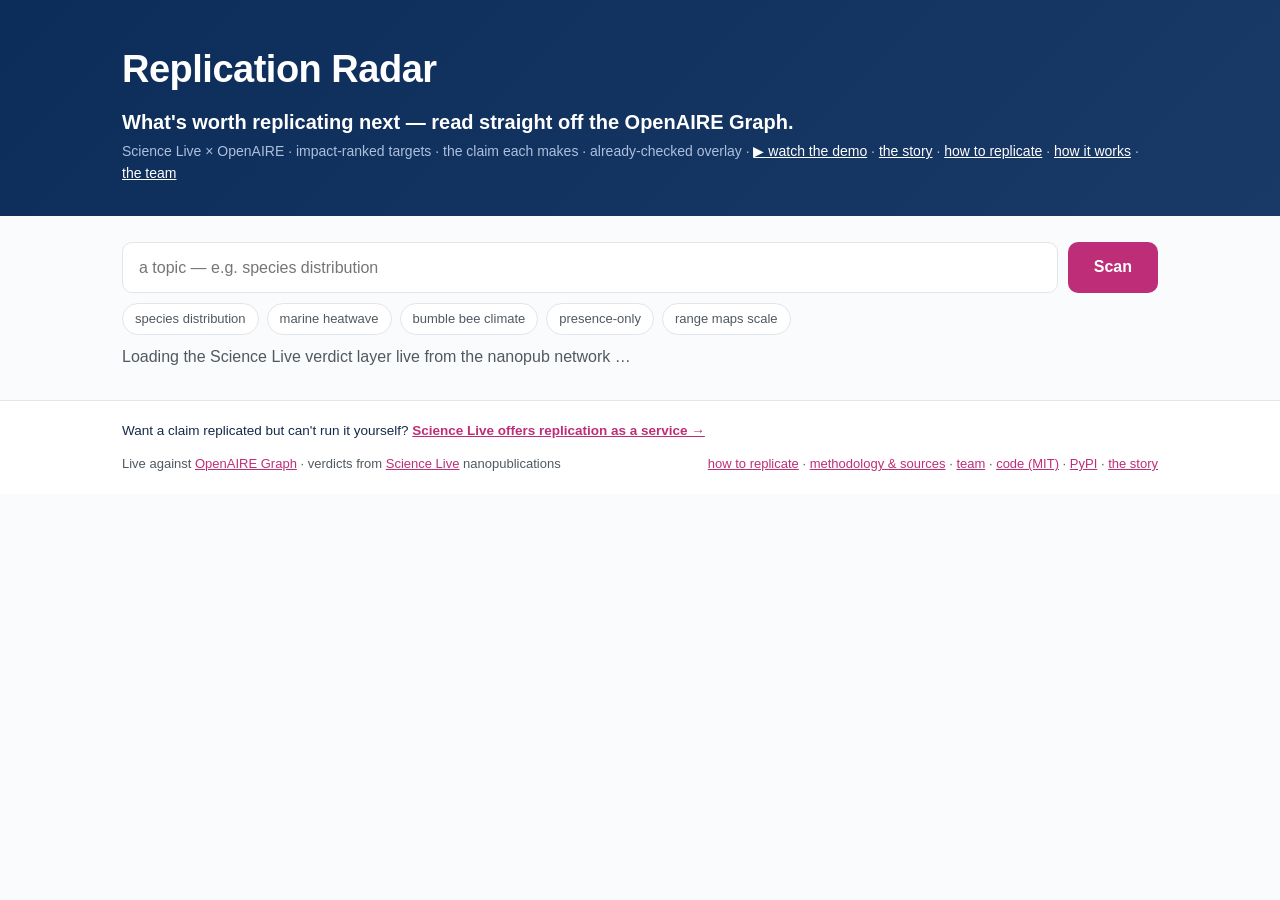
<file: site/index.html>
<!doctype html>
<html lang="en">
<head>
  <meta charset="utf-8" />
  <meta name="viewport" content="width=device-width, initial-scale=1" />
  <title>Replication Radar — what to replicate next, from the OpenAIRE Graph</title>
  <meta name="description" content="A live tool that turns the OpenAIRE Graph into a ranked replication queue: impact-ranked targets, the claim each one makes, and whether it has already been independently checked — with what verdict." />
  <link rel="stylesheet" href="style.css" />
</head>
<body>
  <header>
    <div class="wrap">
      <h1>Replication&nbsp;Radar</h1>
      <p class="tag">What's worth replicating next — read straight off the OpenAIRE&nbsp;Graph.</p>
      <p class="sub">Science Live × OpenAIRE · impact-ranked targets · the claim each makes · already-checked overlay · <a href="https://youtu.be/hVyLafY3Y3E" target="_blank" rel="noopener" style="color:#fff;text-decoration:underline">▶ watch the demo</a> · <a href="story.html" style="color:#fff;text-decoration:underline">the story</a> · <a href="replicate.html" style="color:#fff;text-decoration:underline">how to replicate</a> · <a href="methodology.html" style="color:#fff;text-decoration:underline">how it works</a> · <a href="team.html" style="color:#fff;text-decoration:underline">the team</a></p>
    </div>
  </header>

  <main class="wrap">
    <section class="search">
      <input id="topic" type="text" placeholder="a topic — e.g. species distribution" autocomplete="off" />
      <button id="go">Scan</button>
      <div class="chips" id="chips"></div>
    </section>

    <p id="status" class="status" role="status" aria-live="polite"></p>

    <section id="results" hidden>
      <p class="lenslead">One research field, read straight off the <a href="https://graph.openaire.eu/" target="_blank" rel="noopener">OpenAIRE Graph</a> — its <b>papers</b> and the <b>research software</b> behind them — with the two signals the Graph can't hold: has a claim been <b>independently checked</b>, and is the software <b>reusable</b>.</p>
      <div class="lenstoggle" role="tablist" aria-label="View">
        <button type="button" id="lens-papers" class="lensbtn on" role="tab" aria-selected="true">Papers to replicate</button>
        <button type="button" id="lens-software" class="lensbtn" role="tab" aria-selected="false">Reusable software</button>
      </div>

      <div id="paperlens">
      <div class="card chartcard">
        <h2>The replication-gap map</h2>
        <p class="hint">How much of the high-impact work matching your search has actually been <b class="verified">independently checked</b> — the field at a glance. Everything <b class="open">not yet checked</b> is the replication gap.</p>
        <div class="chartbox" id="gap"></div>
      </div>
      <aside class="card verifiedcard">
        <h2>Verified, matching your search <span id="vcount" class="pill"></span></h2>
        <p class="hint">The <b class="verified">checked</b> papers matching your search, with the claim that was tested and the verdict — the reliability signal the Graph can't hold. Click any outcome to open its signed nanopub.</p>
        <div id="verified"></div>
      </aside>
      <div class="card">
        <h2>Top replication targets <span class="pill" id="tcount"></span></h2>
        <p class="hint">Candidates matching your search, ranked by <b>replication priority</b> (the PRIORITY score — the number and the order agree). OPEN = an opportunity; VERIFIED = already checked, with its agreement pattern. Paged, 10 at a time. Hover any badge or the score for what it means.</p>
        <div id="tfilters" class="tfilters"></div>
        <div id="targets" class="targets"></div>
        <div id="tpager" class="tpager"></div>
      </div>
      </div><!-- /#paperlens -->

      <div id="softwarelens" hidden>
        <div class="card">
          <h2>Reusable software <span class="pill" id="swcount"></span></h2>
          <p class="hint">The software OpenAIRE holds for your topic, <b>ranked by reusability signals</b> — a resolvable code repository, GitHub stars, the FAIR + RSE good-practice checks (documented · tests · CI), and Software&nbsp;Heritage archival — to cut through the one-off study deposits. Recall is keyword-bound; we assess the top few that have a public repo (GitHub's rate limit caps how many).</p>
          <div id="softwarelist"></div>
        </div>
      </div>
    </section>
  </main>

  <footer>
    <div class="wrap">
      <span class="svc">Want a claim replicated but can't run it yourself? <a href="https://vitenhub.no/replication-services" target="_blank" rel="noopener">Science Live offers replication as a service →</a></span>
      <div class="foot-links">
        <span>Live against <a href="https://graph.openaire.eu/">OpenAIRE Graph</a> · verdicts from <a href="https://sciencelive4all.org">Science Live</a> nanopublications</span>
        <span><a href="replicate.html">how to replicate</a> · <a href="methodology.html">methodology &amp; sources</a> · <a href="team.html">team</a> · <a href="https://github.com/ScienceLiveHub/replication-radar">code (MIT)</a> · <a href="https://pypi.org/project/replication-radar/">PyPI</a> · <a href="story.html">the story</a></span>
      </div>
    </div>
  </footer>

  <script src="app.js"></script>
</body>
</html>
</file>
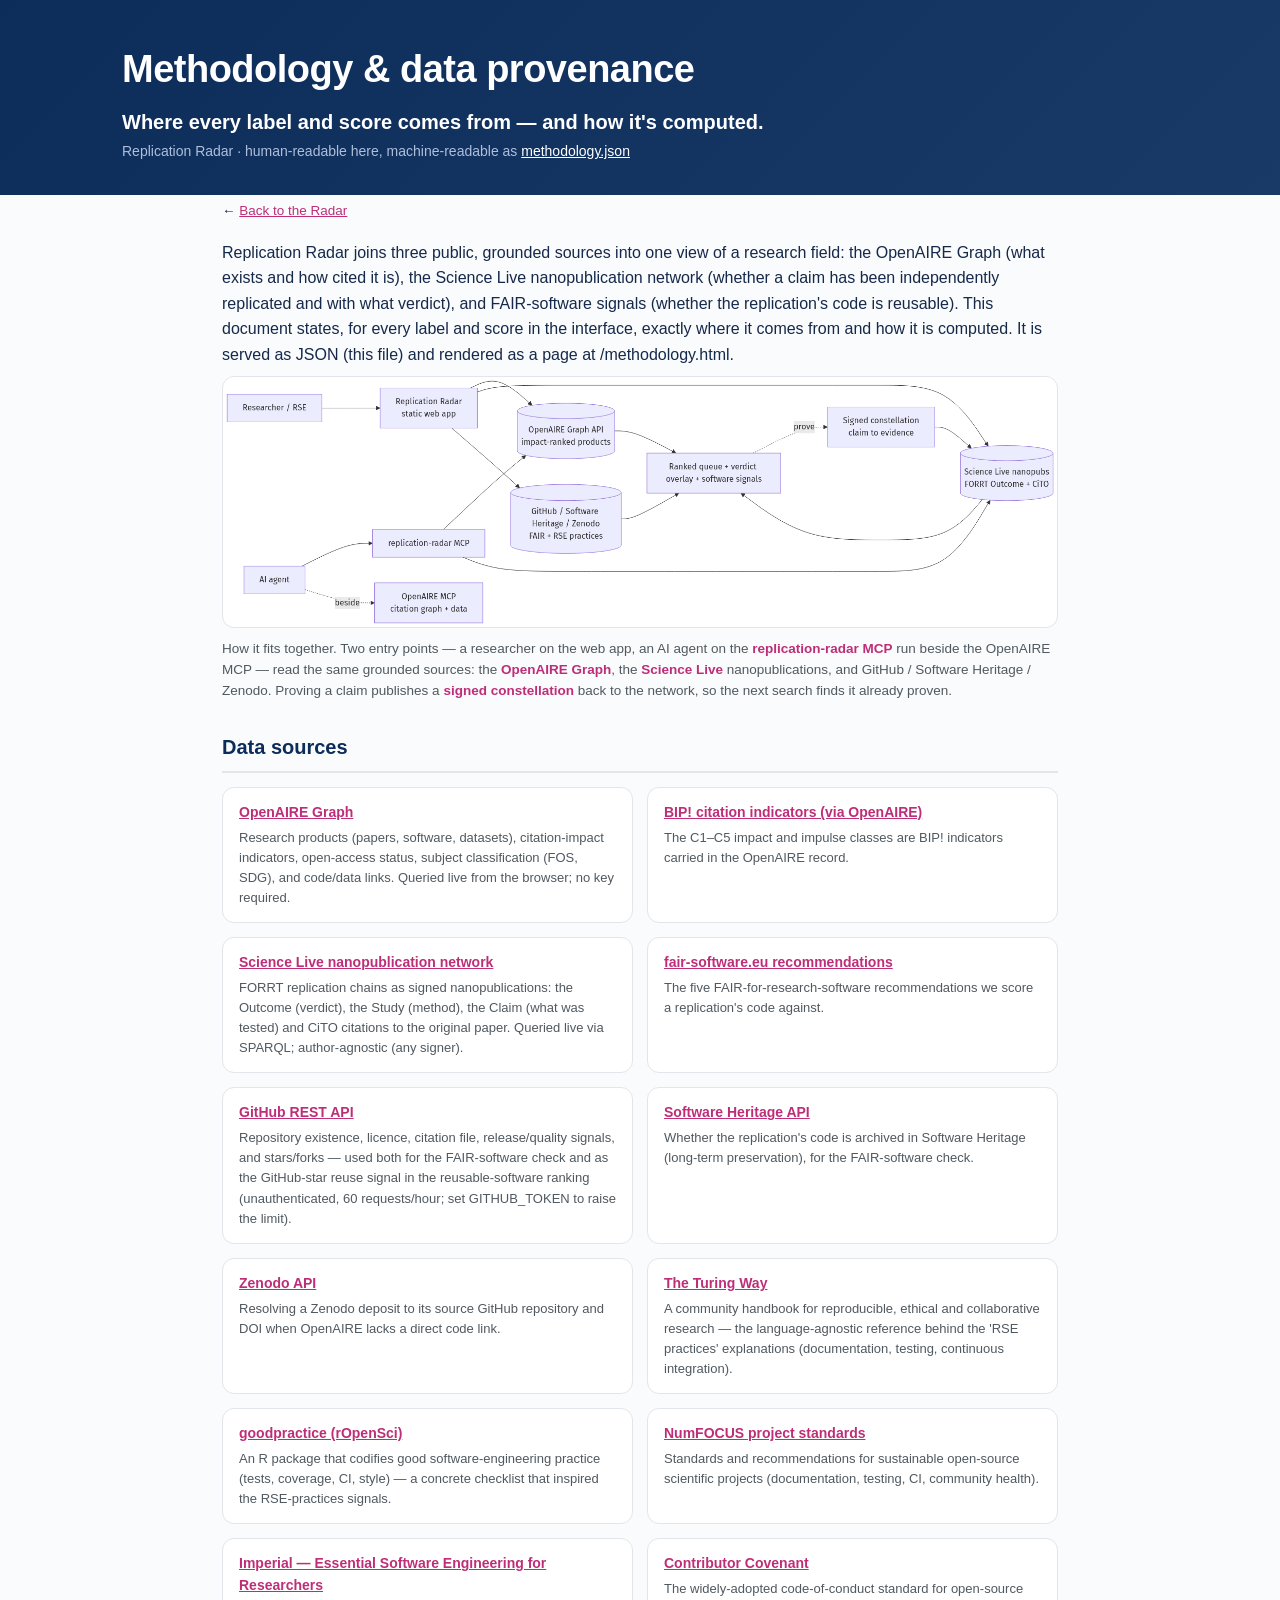
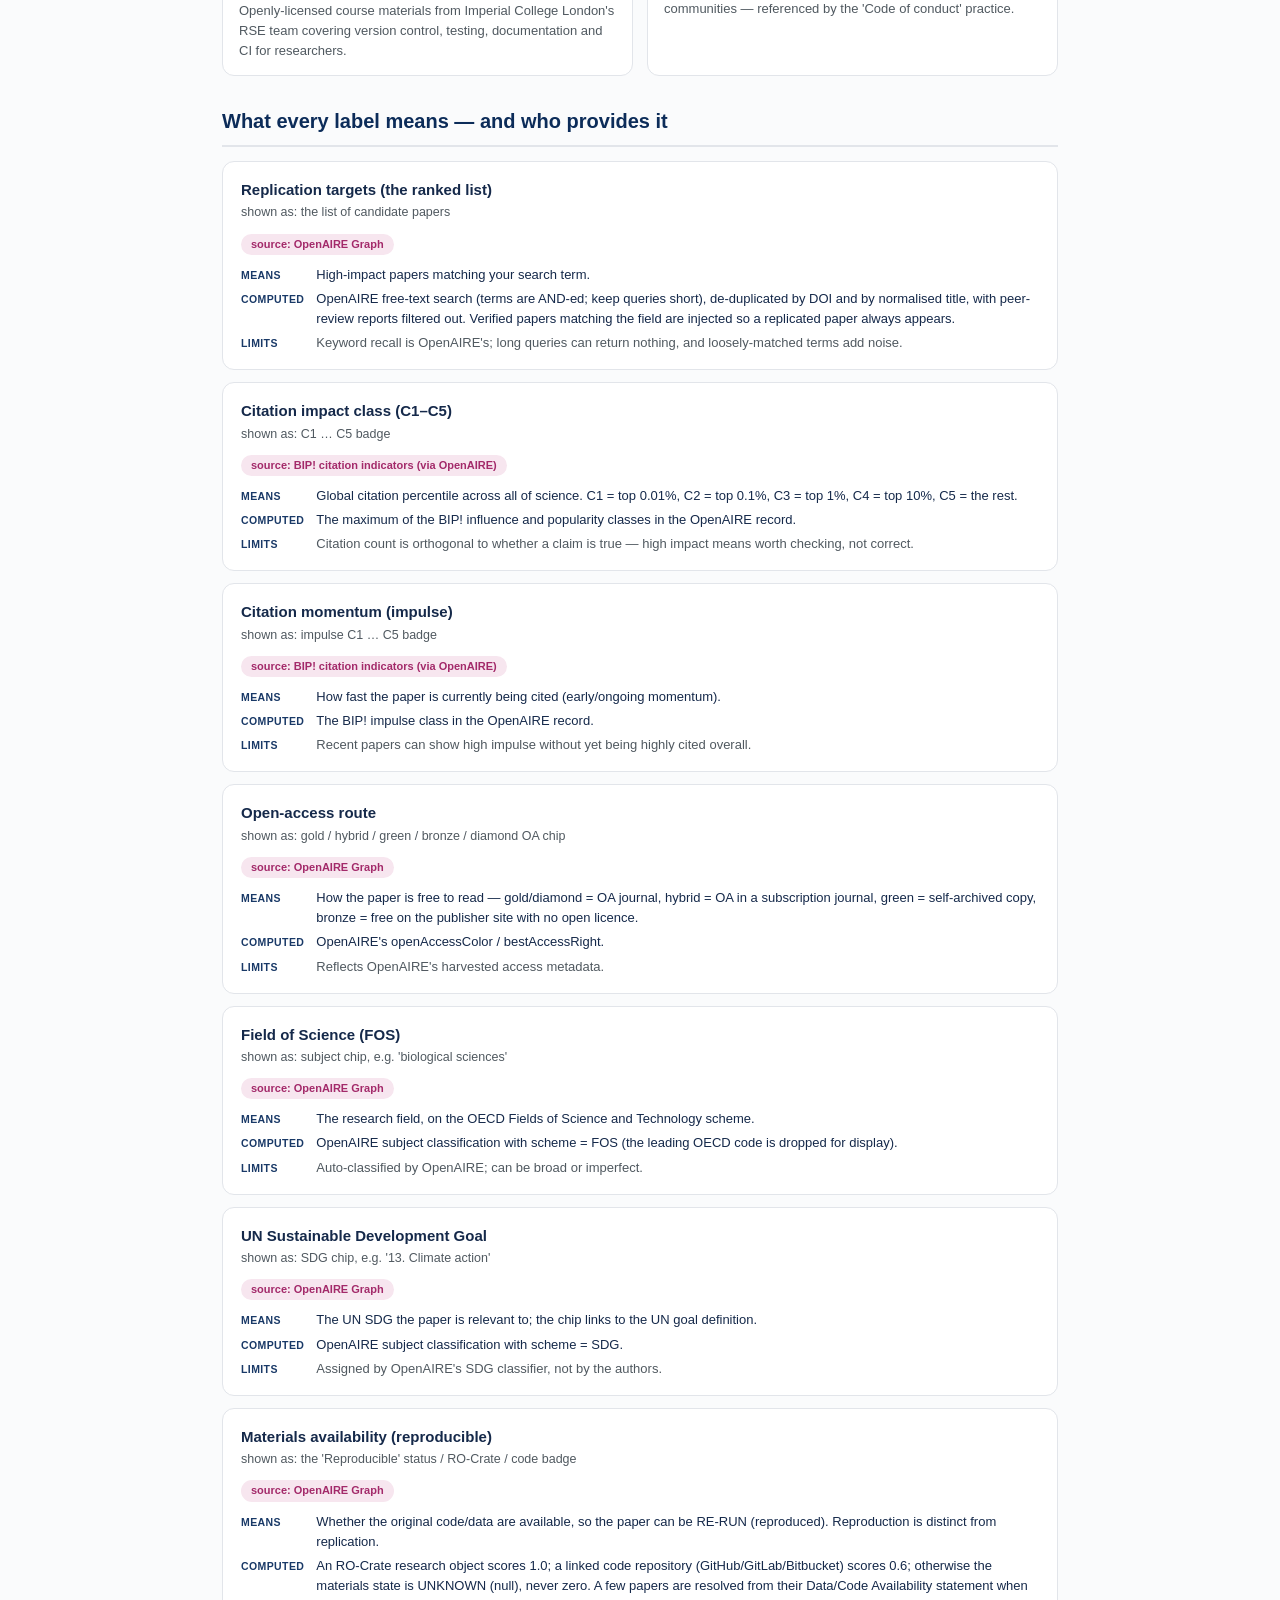
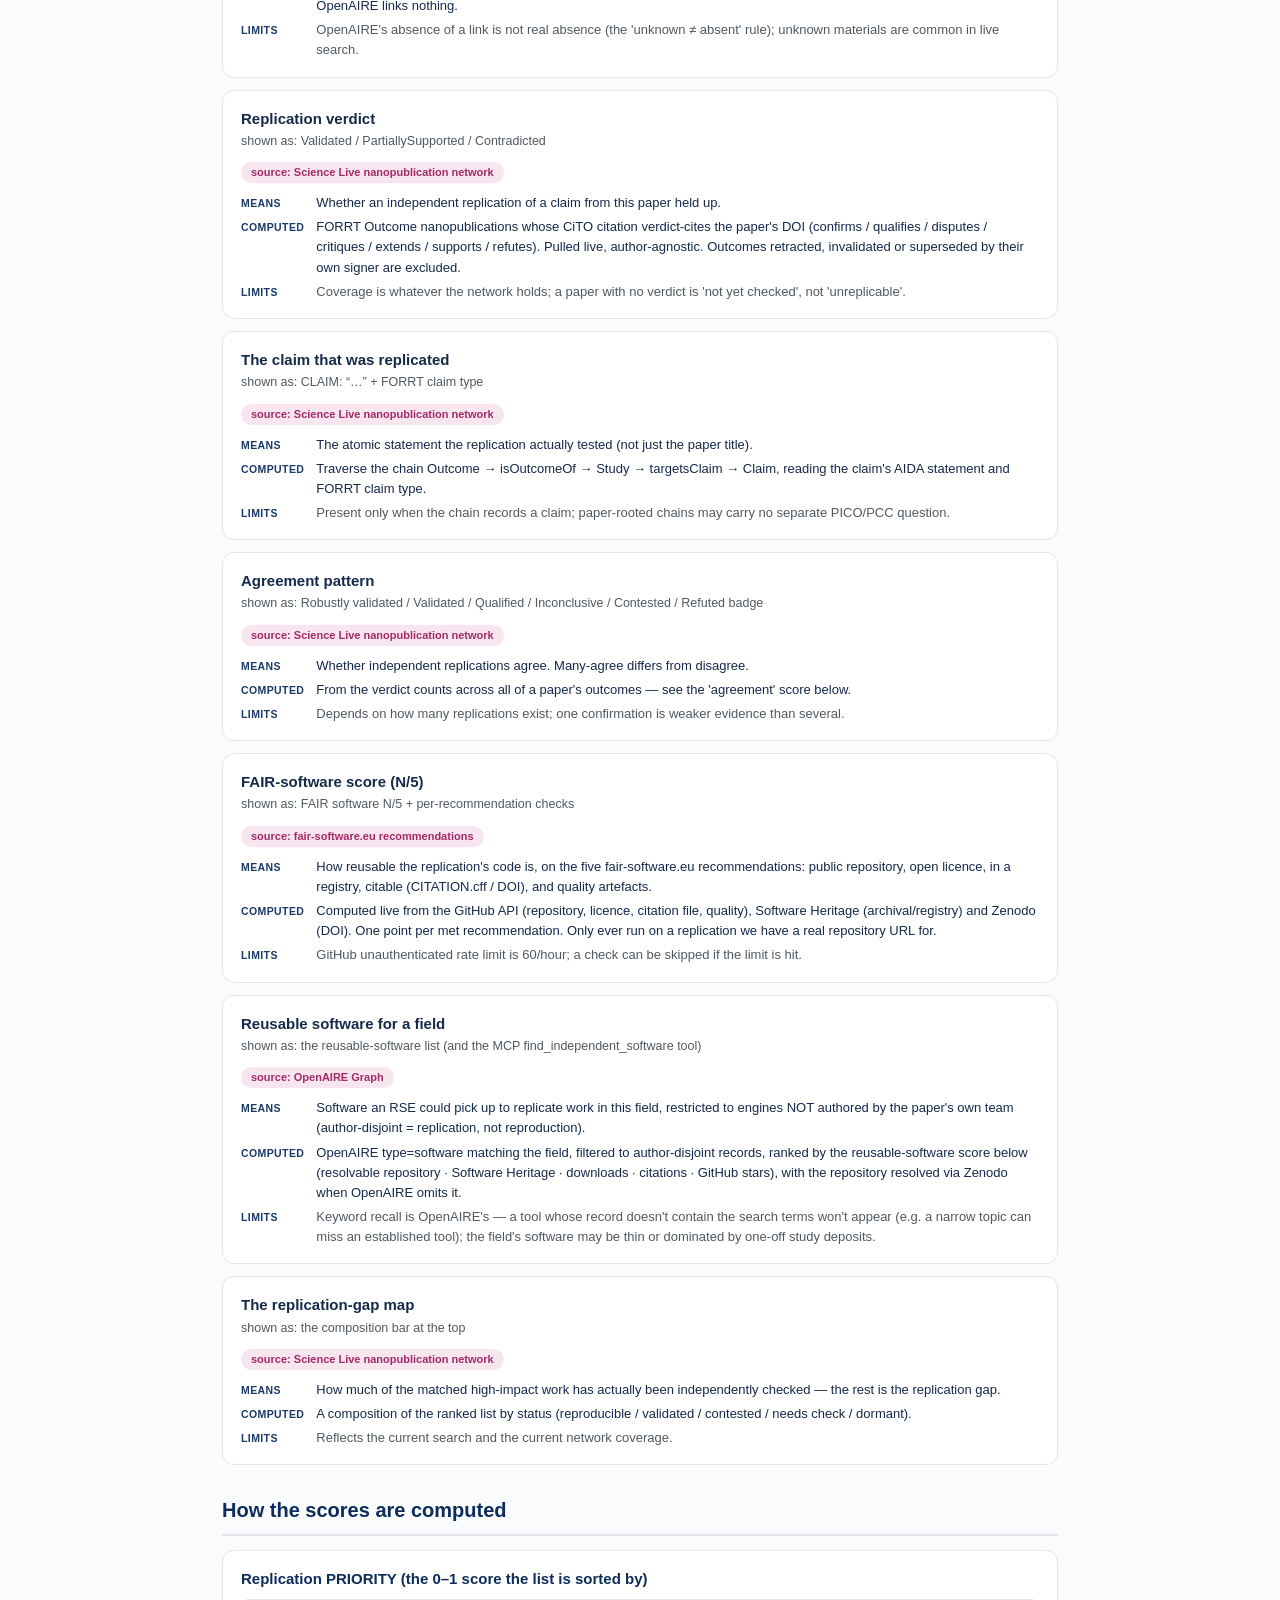
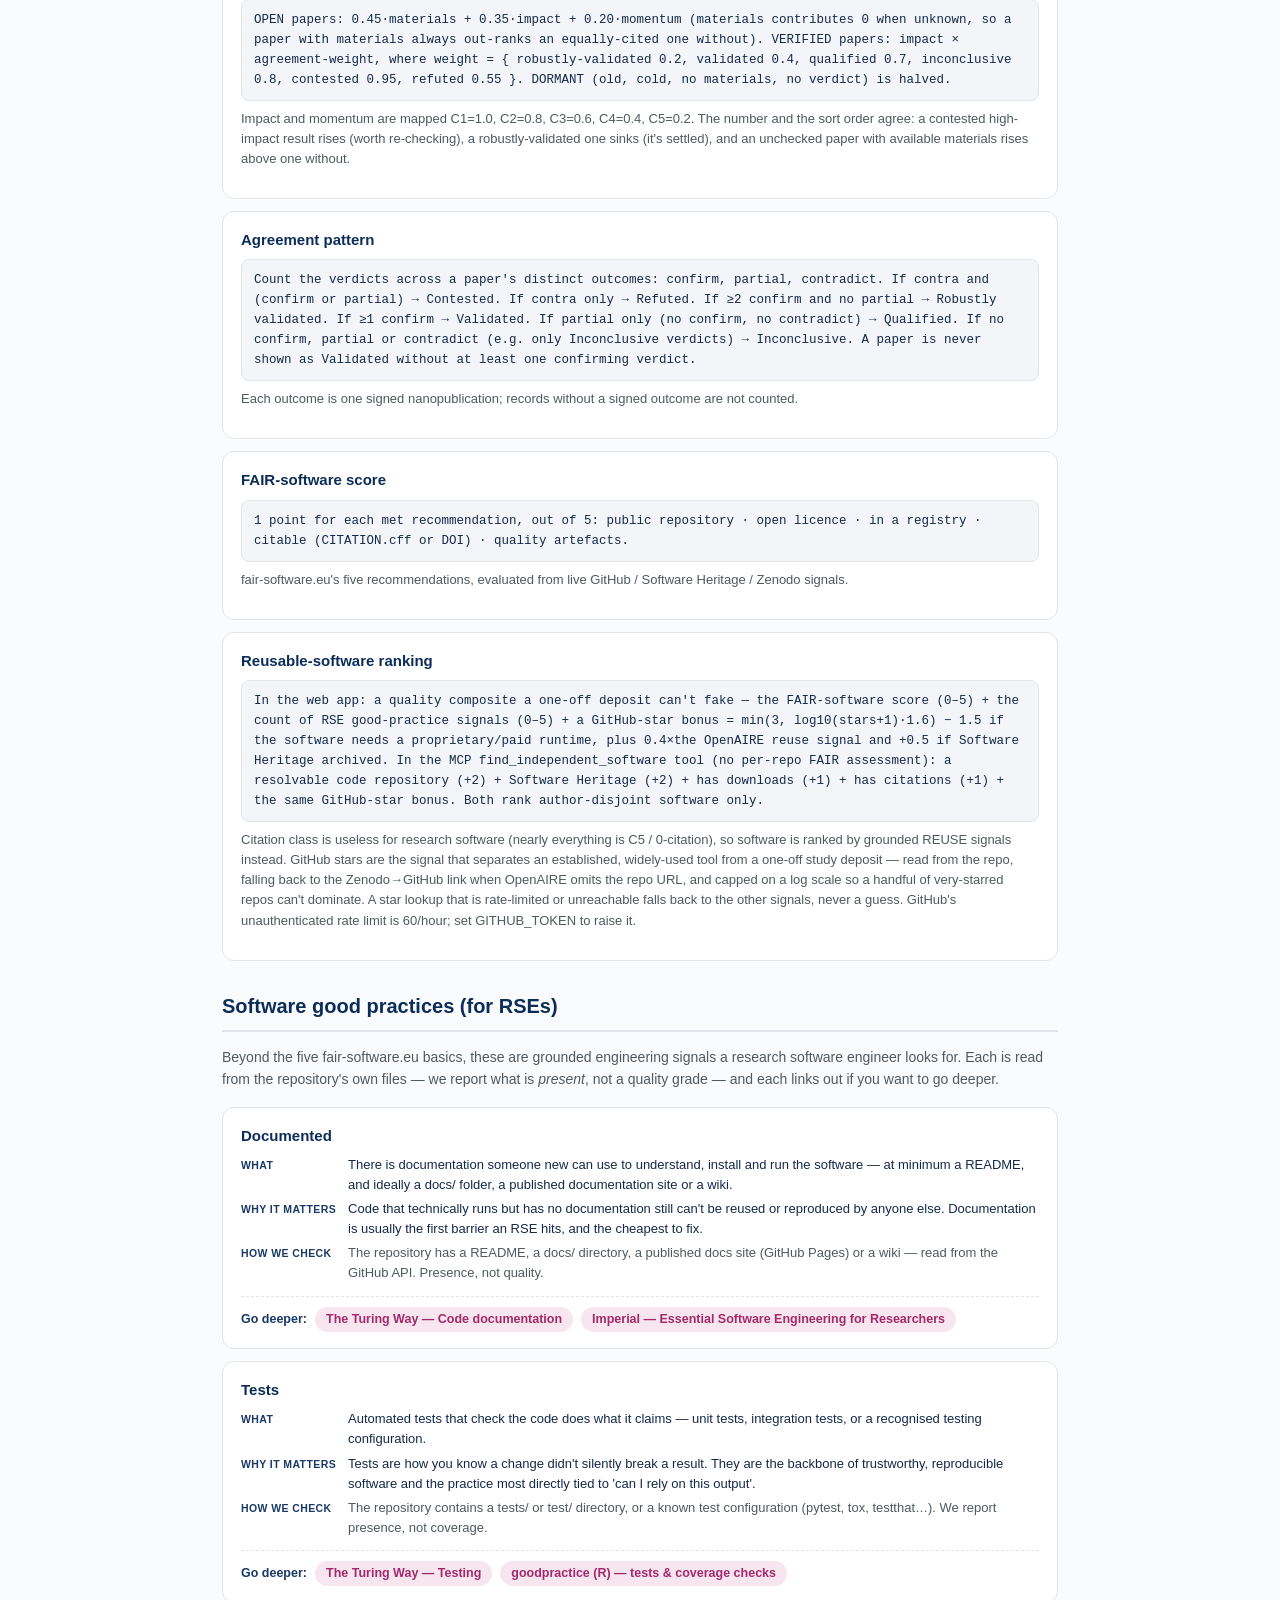
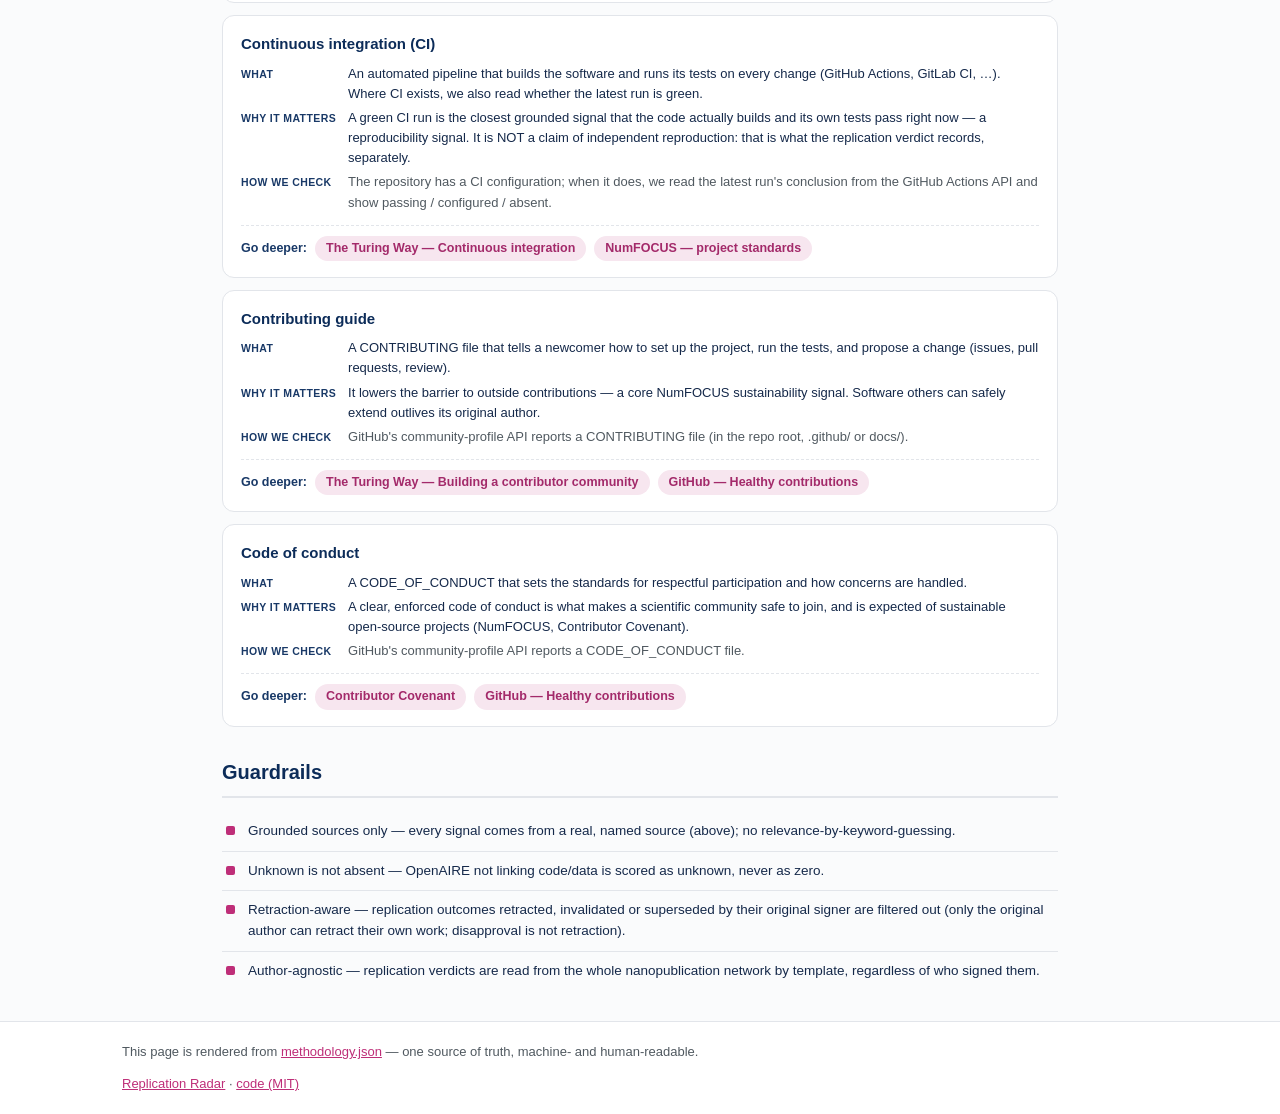
<file: site/methodology.html>
<!doctype html>
<html lang="en">
<head>
  <meta charset="utf-8" />
  <meta name="viewport" content="width=device-width, initial-scale=1" />
  <title>Replication Radar — Methodology &amp; data provenance</title>
  <meta name="description" content="Where every label and score in Replication Radar comes from, and how each is computed. Machine-readable (methodology.json) and human-readable." />
  <link rel="stylesheet" href="style.css" />
  <style>
    .mwrap{max-width:880px}
    .lead{font-size:16px;color:var(--ink);line-height:1.6;margin:0 0 8px}
    .msection{margin:30px 0}
    .msection > h2{font-size:20px;color:var(--navy);margin:0 0 14px;padding-bottom:8px;border-bottom:2px solid var(--line)}
    .srcgrid{display:grid;grid-template-columns:1fr 1fr;gap:14px}
    @media(max-width:720px){.srcgrid{grid-template-columns:1fr}}
    .srccard{border:1px solid var(--line);border-radius:12px;padding:14px 16px;background:var(--card)}
    .srccard h3{margin:0 0 4px;font-size:14px;color:var(--navy)}
    .srccard p{margin:0;font-size:13px;color:var(--mut);line-height:1.55}
    .sig{border:1px solid var(--line);border-radius:12px;padding:16px 18px;margin-bottom:12px;background:var(--card)}
    .sig h3{margin:0 0 2px;font-size:15px;color:var(--ink)}
    .sig .shown{font-size:12.5px;color:var(--mut);margin-bottom:8px}
    .srcbadge{display:inline-block;font-size:11px;font-weight:700;background:var(--magenta-soft);color:#a32a6a;border-radius:20px;padding:2px 10px;margin-bottom:10px;text-decoration:none}
    a.srcbadge:hover{background:var(--magenta);color:#fff}
    .sig dl{margin:0;display:grid;grid-template-columns:auto 1fr;gap:4px 12px}
    .sig dt{font-size:10.5px;font-weight:700;text-transform:uppercase;letter-spacing:.4px;color:var(--navy2);padding-top:2px}
    .sig dd{margin:0;font-size:13px;color:var(--ink);line-height:1.55}
    .sig dd.lim{color:var(--mut)}
    .scorecard{border:1px solid var(--line);border-radius:12px;padding:16px 18px;margin-bottom:12px;background:var(--card)}
    .scorecard h3{margin:0 0 8px;font-size:15px;color:var(--navy)}
    .scorecard .formula{font-family:ui-monospace,SFMono-Regular,Menlo,monospace;font-size:12.5px;background:#f3f5f9;border:1px solid var(--line);border-radius:8px;padding:10px 12px;color:var(--ink);line-height:1.6;white-space:pre-wrap}
    .scorecard .expl{font-size:13px;color:var(--mut);line-height:1.55;margin-top:8px}
    .guards{list-style:none;padding:0;margin:0}
    .guards li{padding:9px 0 9px 26px;position:relative;font-size:13.5px;color:var(--ink);border-bottom:1px solid var(--line)}
    .guards li:last-child{border:0}
    .guards li::before{content:"";position:absolute;left:4px;top:14px;width:9px;height:9px;border-radius:2px;background:var(--magenta)}
    .backbar{margin:6px 0 18px;font-size:13.5px}
    .pralead{font-size:14px;color:var(--mut);line-height:1.6;margin:0 0 16px}
    .prac{border:1px solid var(--line);border-radius:12px;padding:16px 18px;margin-bottom:12px;background:var(--card)}
    .prac h3{margin:0 0 8px;font-size:15px;color:var(--navy)}
    .prac dl{margin:0;display:grid;grid-template-columns:auto 1fr;gap:4px 12px}
    .prac dt{font-size:10.5px;font-weight:700;text-transform:uppercase;letter-spacing:.4px;color:var(--navy2);padding-top:2px}
    .prac dd{margin:0;font-size:13px;color:var(--ink);line-height:1.55}
    .prac dd.lim{color:var(--mut)}
    .pracgo{display:flex;flex-wrap:wrap;align-items:center;gap:8px;margin-top:12px;padding-top:10px;border-top:1px dashed var(--line);font-size:12.5px}
    .pracgo > span{font-weight:700;color:var(--navy2)}
    .pracgo a{display:inline-block;background:var(--magenta-soft);color:#a32a6a;border-radius:20px;padding:3px 11px;text-decoration:none;font-weight:600}
    .pracgo a:hover{background:var(--magenta);color:#fff}
    /* architecture diagram */
    .archfig{margin:8px 0 30px}
    .archfig .archscroll{overflow-x:auto;-webkit-overflow-scrolling:touch}
    .archfig img{display:block;min-width:660px;width:100%;height:auto;border:1px solid var(--line);border-radius:12px;background:#fff}
    .archfig figcaption{font-size:13.5px;color:var(--mut);margin-top:11px;line-height:1.55}
    .archfig figcaption b{color:var(--magenta)}
  </style>
</head>
<body>
  <header>
    <div class="wrap">
      <h1>Methodology &amp; data provenance</h1>
      <p class="tag">Where every label and score comes from — and how it's computed.</p>
      <p class="sub">Replication Radar · human-readable here, machine-readable as <a href="methodology.json" style="color:#fff;text-decoration:underline">methodology.json</a></p>
    </div>
  </header>
  <main class="wrap mwrap">
    <p class="backbar">← <a href="index.html">Back to the Radar</a></p>
    <p id="lead" class="lead"></p>
    <figure class="archfig">
      <div class="archscroll"><img src="architecture.png" alt="Replication Radar architecture: a researcher (on the static web app) and an AI agent (on the replication-radar MCP, run beside the OpenAIRE MCP) both read the OpenAIRE Graph, the Science Live nanopublication network, and GitHub / Software Heritage / Zenodo into a ranked queue with verdict overlays and software-reuse signals. Proving a claim publishes a signed constellation back to the nanopublication network, closing the loop." /></div>
      <figcaption>How it fits together. Two entry points — a researcher on the web app, an AI agent on the <b>replication-radar MCP</b> run beside the OpenAIRE MCP — read the same grounded sources: the <b>OpenAIRE Graph</b>, the <b>Science Live</b> nanopublications, and GitHub / Software Heritage / Zenodo. Proving a claim publishes a <b>signed constellation</b> back to the network, so the next search finds it already proven.</figcaption>
    </figure>
    <div id="content"></div>
  </main>
  <footer>
    <div class="wrap">
      <span>This page is rendered from <a href="methodology.json">methodology.json</a> — one source of truth, machine- and human-readable.</span>
      <span><a href="index.html">Replication Radar</a> · <a href="https://github.com/ScienceLiveHub/replication-radar">code (MIT)</a></span>
    </div>
  </footer>
  <script>
    const esc = (s) => String(s == null ? "" : s).replace(/[&<>"]/g, (c) => ({ "&": "&amp;", "<": "&lt;", ">": "&gt;", '"': "&quot;" }[c]));
    fetch("methodology.json").then((r) => r.json()).then((m) => {
      document.title = m.title;
      document.getElementById("lead").textContent = m.summary;
      const srcById = Object.fromEntries(m.sources.map((s) => [s.id, s]));
      const out = [];

      out.push(`<section class="msection"><h2>Data sources</h2><div class="srcgrid">` +
        m.sources.map((s) => `<div class="srccard"><h3><a href="${esc(s.url)}" target="_blank" rel="noopener">${esc(s.name)}</a></h3><p>${esc(s.role)}</p></div>`).join("") +
        `</div></section>`);

      out.push(`<section class="msection"><h2>What every label means — and who provides it</h2>` +
        m.signals.map((g) => {
          const s = srcById[g.source] || {};
          return `<div class="sig"><h3>${esc(g.name)}</h3><div class="shown">shown as: ${esc(g.shownAs)}</div>` +
            `<a class="srcbadge" href="${esc(s.url || "#")}" target="_blank" rel="noopener">source: ${esc(s.name || g.source)}</a>` +
            `<dl><dt>Means</dt><dd>${esc(g.means)}</dd><dt>Computed</dt><dd>${esc(g.computed)}</dd><dt>Limits</dt><dd class="lim">${esc(g.limits)}</dd></dl></div>`;
        }).join("") + `</section>`);

      out.push(`<section class="msection"><h2>How the scores are computed</h2>` +
        m.scores.map((s) => `<div class="scorecard"><h3>${esc(s.name)}</h3><div class="formula">${esc(s.formula)}</div><p class="expl">${esc(s.explanation)}</p></div>`).join("") +
        `</section>`);

      if (m.practices && m.practices.length) {
        out.push(`<section class="msection" id="practices"><h2>Software good practices (for RSEs)</h2>` +
          `<p class="pralead">Beyond the five fair-software.eu basics, these are grounded engineering signals a research software engineer looks for. Each is read from the repository's own files — we report what is <em>present</em>, not a quality grade — and each links out if you want to go deeper.</p>` +
          m.practices.map((p) => `<div class="prac"><h3>${esc(p.name)}</h3>` +
            `<dl><dt>What</dt><dd>${esc(p.what)}</dd>` +
            `<dt>Why it matters</dt><dd>${esc(p.why)}</dd>` +
            `<dt>How we check</dt><dd class="lim">${esc(p.checked)}</dd></dl>` +
            `<div class="pracgo"><span>Go deeper:</span>${(p.links || []).map((l) => `<a href="${esc(l.url)}" target="_blank" rel="noopener">${esc(l.label)}</a>`).join("")}</div>` +
            `</div>`).join("") +
          `</section>`);
      }

      out.push(`<section class="msection"><h2>Guardrails</h2><ul class="guards">` +
        m.guardrails.map((g) => `<li>${esc(g)}</li>`).join("") + `</ul></section>`);

      document.getElementById("content").innerHTML = out.join("");
      // Content is injected after load, so a URL #hash (e.g. …/methodology.html#practices) wouldn't
      // have scrolled to its section yet — do it now that the sections exist.
      if (location.hash) { try { const t = document.querySelector(location.hash); if (t) t.scrollIntoView(); } catch (_) {} }
    }).catch((e) => {
      document.getElementById("content").innerHTML = `<p class="lead">Could not load methodology.json (${esc(e.message)}).</p>`;
    });
  </script>
</body>
</html>
</file>
<file: site/style.css>
:root{
  /* Science Live palette — matched to the platform.sciencelive4all.org / sciencelive4all.org
     design tokens (primary pink, navy foreground, chart green/orange/slate, destructive red). */
  --navy:#0c2c59; --navy2:#193967; --ink:#15294a; --mut:#505960;
  --magenta:#be2e78; --magenta-soft:#f7e6ef;
  /* "verified/confirmed" rides on navy (no green) — the ✅ glyph carries the positive cue.
     --verified* keep the old --green* names only so existing rules need no churn. */
  --green:#1f4d8f; --green-soft:#eaf0f9;
  --line:#e2e5ea; --bg:#fafbfc; --card:#fff;
}
*{box-sizing:border-box}
body{margin:0;font:16px/1.55 -apple-system,BlinkMacSystemFont,"Segoe UI",Roboto,Helvetica,Arial,sans-serif;color:var(--ink);background:var(--bg)}
.wrap{max-width:1080px;margin:0 auto;padding:0 22px}
/* underline inline links so they're distinguishable by more than colour (WCAG) */
a{color:var(--magenta);text-decoration:underline}
/* …except chip/button-styled links, which are distinguishable by their box */
.onp,.treplicate a,.ochip{text-decoration:none}
a.ochip:hover{filter:brightness(0.96)}
button{font:inherit}
/* visible keyboard-focus ring on every interactive control (mouse focus stays clean) */
:focus-visible{outline:2px solid var(--magenta);outline-offset:2px}

header{background:linear-gradient(135deg,var(--navy),var(--navy2));color:#fff;padding:40px 0 32px}
header h1{margin:0;font-size:38px;letter-spacing:-.5px}
header .tag{margin:.5rem 0 .2rem;font-size:20px;font-weight:600;color:#fff}
header .sub{margin:0;color:#aebfdc;font-size:14px}

.search{display:flex;gap:10px;margin:26px 0 6px;flex-wrap:wrap}
#topic{flex:1;min-width:240px;padding:13px 16px;border:1.5px solid var(--line);border-radius:10px;font-size:16px;background:#fff}
#topic:focus{border-color:var(--magenta)}
#go{padding:13px 26px;border:0;border-radius:10px;background:var(--magenta);color:#fff;font-size:16px;font-weight:600;cursor:pointer}
#go:hover{background:#a32a6a}
#go:disabled{opacity:.5;cursor:default}
.chips{display:flex;gap:8px;flex-wrap:wrap;width:100%}
.chip{padding:5px 12px;border:1px solid var(--line);border-radius:20px;background:#fff;color:var(--mut);font-size:13px;cursor:pointer}
.chip:hover{border-color:var(--magenta);color:var(--magenta)}

.status{color:var(--mut);min-height:22px;margin:10px 0}

.vv.contra{color:#be2727}
.grid{display:grid;grid-template-columns:1.5fr 1fr;gap:18px;margin-bottom:18px;align-items:start}
@media(max-width:820px){.grid{grid-template-columns:1fr}}
.card{background:var(--card);border:1px solid var(--line);border-radius:14px;padding:20px 22px;margin-bottom:18px}
.card h2{margin:0 0 4px;font-size:17px;color:var(--navy)}
.hint{margin:.2rem 0 14px;font-size:13px;color:var(--mut)}
.hint .open{color:var(--magenta)} .hint .verified{color:var(--green)}
.pill{display:inline-block;background:var(--navy);color:#fff;font-size:12px;border-radius:20px;padding:1px 9px;vertical-align:middle}
.chartbox{position:relative;margin-top:10px}
.gaphead{font-size:15px;color:var(--ink);margin-bottom:12px}
.gaphead b{font-size:22px;color:var(--navy);font-weight:800}
.gapsub{color:var(--mut);font-size:13px}
.gapnone{color:var(--magenta);font-weight:600;font-size:13px}
.gapbar{display:flex;height:28px;border-radius:8px;overflow:hidden;background:#eef2f9;border:1px solid var(--line)}
.gapseg{display:block;height:100%;min-width:7px}
.gapseg:not(:last-child){border-right:1.5px solid #fff}
.gapkey{display:flex;flex-wrap:wrap;gap:6px 14px;margin-top:14px}
.gapkeyi{display:inline-flex;align-items:center;gap:6px;font-size:12.5px;color:var(--mut);background:none;border:0;padding:0;cursor:pointer}
.gapkeyi:hover{color:var(--navy2)}
.gapkeyi i{width:11px;height:11px;border-radius:3px;display:inline-block}
.gapkeyi b{color:var(--navy2);font-weight:700}

.tfilters{display:flex;flex-wrap:wrap;gap:7px;margin:0 0 14px}
.tfilters:empty{display:none}
.tfilter{border:1px solid var(--line);background:#fff;border-radius:20px;padding:5px 12px;font-size:12.5px;font-weight:600;color:var(--mut);cursor:pointer;display:inline-flex;align-items:center;gap:6px;line-height:1.4}
.tfilter span{background:#eef2f9;color:var(--navy2);border-radius:10px;padding:0 7px;font-size:11px;font-weight:700}
.tfilter:hover{border-color:var(--magenta);color:var(--navy2)}
.tfilter.on{border-color:var(--navy2);background:var(--navy);color:#fff}
.tfilter.on span{background:rgba(255,255,255,.22);color:#fff}
/* "Has code" — a distinct, green-accented axis (separate from the navy status chips) */
.tfilter.code{border-color:var(--green);color:var(--green)}
.tfilter.code:hover{border-color:var(--green);background:var(--green-soft)}
.tfilter.code.on{background:var(--green);border-color:var(--green);color:#fff}
.tfilter.code.on span{background:rgba(255,255,255,.22);color:#fff}
.tfilter.code .ic{margin:0}
/* clickable code / RO-Crate badge on a card → triggers the "Has code" filter */
.badge.tagbtn{cursor:pointer;border:1px solid transparent}
.badge.tagbtn:hover{border-color:var(--green)}
.badge.tagbtn:focus-visible{outline:2px solid var(--green);outline-offset:1px}
/* one-field lead line — frames both tabs as views of the same OpenAIRE Graph query */
.lenslead{font-size:14px;color:var(--mut);line-height:1.6;margin:0 0 14px;max-width:820px}
.lenslead a{color:var(--navy2);font-weight:600}
.lenslead b{color:var(--navy2)}
/* Papers | Reusable software lens toggle */
.lenstoggle{display:inline-flex;border:1px solid var(--line);border-radius:10px;overflow:hidden;margin:0 0 16px;background:#fff}
.lensbtn{border:0;background:#fff;color:var(--mut);font-size:13.5px;font-weight:600;padding:9px 16px;cursor:pointer}
.lensbtn + .lensbtn{border-left:1px solid var(--line)}
.lensbtn:hover{color:var(--navy2)}
.lensbtn.on{background:var(--navy);color:#fff}
/* reusable-software cards */
.swcard{border:1px solid var(--line);border-radius:12px;padding:13px 15px;margin-bottom:10px;background:var(--card)}
.swhead{display:flex;flex-wrap:wrap;align-items:baseline;gap:6px 10px}
.swhead b{font-size:14.5px;color:var(--ink)}
.swhead .t-meta{margin:0}
.swlinks{font-size:12.5px;color:var(--mut);margin-top:8px}
.swlinks a{color:var(--navy2);font-weight:600;text-decoration:none}
.swlinks a:hover{text-decoration:underline}
.swloading{padding:10px 2px;color:var(--mut)}
.badge.lang{background:#eef2f9;color:var(--navy2)}
.badge.lang.prop{background:#fdecc8;color:#8a5804}
.swnoassess{font-size:12px;color:var(--mut);margin:6px 0;line-height:1.5}
.targets{display:flex;flex-direction:column;gap:10px}
.tpager{display:flex;align-items:center;justify-content:center;gap:16px;margin-top:16px;font-size:13px;color:var(--mut)}
.tpager:empty{display:none}
.tpager button{border:1px solid var(--line);background:#fff;border-radius:8px;padding:7px 16px;cursor:pointer;color:var(--navy2);font-size:13px;font-weight:600}
.tpager button:hover:not(:disabled){border-color:var(--magenta);color:var(--magenta)}
.tpager button:disabled{opacity:.4;cursor:default}
.target{display:grid;grid-template-columns:auto 1fr auto;gap:14px;align-items:center;padding:12px 14px;border:1px solid var(--line);border-radius:10px}
.target.verified{background:var(--green-soft);border-color:#cbd9f0}
.score{position:relative;width:54px;height:54px;border-radius:12px;display:flex;align-items:center;justify-content:center;font-weight:700;font-size:18px;color:#fff;background:var(--magenta);flex-direction:column;line-height:1;cursor:help}
.score small{font-size:8px;font-weight:600;letter-spacing:.4px}
.target.verified .score{background:var(--green)}
/* structured priority breakdown — shows on hover/focus instead of a run-on title tooltip */
.scorepop{position:absolute;z-index:30;top:50%;left:calc(100% + 10px);transform:translateY(-50%) scale(.97);transform-origin:left center;
  width:300px;padding:11px 13px;background:#fff;color:var(--ink);border:1px solid #d4dae3;border-radius:10px;
  box-shadow:0 8px 26px rgba(12,44,89,.16);text-align:left;font-weight:400;
  opacity:0;visibility:hidden;pointer-events:none;transition:opacity .12s,transform .12s}
.score:hover .scorepop,.score:focus .scorepop,.score:focus-within .scorepop{opacity:1;visibility:visible;transform:translateY(-50%) scale(1)}
.scorepop::before{content:"";position:absolute;top:50%;left:-6px;width:11px;height:11px;background:#fff;border-left:1px solid #d4dae3;border-bottom:1px solid #d4dae3;transform:translateY(-50%) rotate(45deg)}
.poptitle{font-size:13px;color:var(--navy2);font-weight:600}
.poptitle b{font-size:15px;color:var(--magenta)}
.target.verified .poptitle b{color:var(--green)}
.popsub{font-size:11px;color:var(--mut);margin:1px 0 7px}
.popformula{font-size:11px;color:var(--navy2);background:var(--green-soft);border-radius:5px;padding:3px 6px;margin-bottom:5px;font-variant-numeric:tabular-nums}
.pophow{font-size:10.5px;line-height:1.4;color:var(--mut);margin-bottom:8px}
.poprows{display:flex;flex-direction:column;gap:5px}
.poprow{display:grid;grid-template-columns:62px 1fr 32px 46px;align-items:center;gap:7px;font-size:11.5px}
.poprow.wt{grid-template-columns:64px 1fr 30px 38px 40px}
.poprow .pk{color:var(--ink);font-weight:600}
.poprow .pbar{height:7px;border-radius:4px;background:#eceff3;overflow:hidden}
.poprow .pbar i{display:block;height:100%;background:var(--navy2);border-radius:4px}
.poprow .pv{text-align:right;color:var(--mut);font-variant-numeric:tabular-nums}
.poprow .pw{text-align:right;color:var(--mut);font-variant-numeric:tabular-nums}
.poprow .pc{text-align:right;color:var(--navy2);font-weight:600;font-variant-numeric:tabular-nums}
.poptot{margin-top:8px;padding-top:7px;border-top:1px solid var(--line);font-size:12px;color:var(--ink);text-align:right;font-variant-numeric:tabular-nums}
.poptot b{color:var(--navy2)}
.pdormant{color:#5d6470;font-weight:600}
.popnote{margin-top:7px;font-size:10.5px;line-height:1.45;color:var(--mut)}
.popdefs{margin-top:8px;display:flex;flex-direction:column;gap:3px;font-size:10.5px;line-height:1.4;color:var(--mut)}
.popdefs b{color:var(--navy2);font-weight:600}
.t-main b{font-size:15px;color:var(--ink)}
.t-meta{font-size:12.5px;color:var(--mut);margin-top:3px}
.badge{display:inline-block;font-size:11px;font-weight:700;padding:1px 7px;border-radius:5px;margin-right:6px}
.badge.open{background:var(--magenta-soft);color:#a32a6a}
.badge.verified{background:#e7eefb;color:var(--green)}
.badge.cls{background:#eef2f9;color:var(--navy2)}
.badge.yr{background:#eef2f9;color:var(--mut)}
.badge.imp{background:#e7edf6;color:var(--navy2)}
.badge.mok{background:var(--green-soft);color:var(--green)}
.badge.munk{background:#fdecc8;color:#8a5804}
.score .unv{font-size:7.5px;font-weight:700;letter-spacing:.2px;opacity:.95}
.badge.st-ready{background:var(--magenta);color:#fff}
.badge.st-val{background:#e7eefb;color:var(--green)}
.badge.st-con{background:#fdecc8;color:#8a5804}
.badge.st-needs{background:#eef2f9;color:var(--mut)}
.badge.st-dorm{background:#f0f1f4;color:#5d6470}
.badge.st-ref{background:#ffe4e3;color:#be2727}
.badge.st-part{background:#eef3fb;color:#3a5f97}
.badge.st-inc{background:#eef0f3;color:#4b5563}
.ic{display:inline-block;vertical-align:-2px}
.badge .ic{margin-right:3px}
.tfair .ic,.fairline .ic,.fairrecs .ic{margin-right:2px}
.tclaim{font-size:12.5px;color:var(--ink);margin-top:6px;line-height:1.5}
.tabstract{font-size:12px;color:var(--mut);margin-top:6px;line-height:1.5}
.tabstract .claimlbl{color:var(--navy2)}
details.tabstract > summary{cursor:pointer;list-style:none}
details.tabstract > summary::-webkit-details-marker{display:none}
details.tabstract > summary::after{content:" ▸ more";color:var(--magenta);font-weight:600;font-size:11px}
details.tabstract[open] > summary::after{content:" ▾ less"}
details.tabstract[open] .absnip{display:none}
details.tabstract .absfull{margin-top:3px}
.claimlbl{font-size:10px;font-weight:700;text-transform:uppercase;letter-spacing:.4px;color:var(--green)}
.claimq{font-style:italic}
.badge.ctype{background:#e7edf6;color:var(--navy2);text-transform:capitalize}
.tverdict{font-size:12px;color:var(--mut);margin-top:4px}
.seeall{font-weight:600}
.onp{display:inline-block;min-width:18px;text-align:center;border:1px solid var(--line);border-radius:4px;padding:0 6px;margin:0 2px;font-weight:700;font-size:11px;line-height:1.6}
.onp:hover{text-decoration:none}
/* white body so the chip is visible on tinted (verified) cards; verdict lives in border+text+hover */
.onp.v-ok{border-color:#9db6df;color:var(--green);background:#fff}
.onp.v-ok:hover{background:var(--green);color:#fff;border-color:var(--green)}
.onp.v-part{border-color:#f0c06a;color:#8a5804;background:#fff}
.onp.v-part:hover{background:#8a5804;color:#fff;border-color:#f59e09}
.onp.v-con{border-color:#eaa6a0;color:#be2727;background:#fff}
.onp.v-con:hover{background:#be2727;color:#fff;border-color:#d64545}
.onp.v-other{border-color:var(--line);color:var(--mut);background:#fff}
.tresolved{font-size:12px;color:var(--green);margin-top:4px}
.tresolved a{font-weight:600}
.tfair{font-size:12px;color:var(--mut);margin-top:3px}
.tfair b{color:var(--navy2)}
details.tfair > summary{cursor:pointer;list-style:none;display:flex;flex-wrap:wrap;align-items:center;gap:5px 10px}
details.tfair > summary::-webkit-details-marker{display:none}
/* the FAIR score IS the expand control — make it look like a button */
.fairtoggle{display:inline-flex;align-items:center;gap:5px;padding:2px 10px;border:1px solid #cdd9ee;background:var(--green-soft);border-radius:999px;color:var(--navy2);font-weight:600}
.fairtoggle:hover{border-color:#a9bfe0;background:#dde7f5}
/* RSE-practices fold — a neutral tint so it reads as a SEPARATE section from the green FAIR pill */
.fairtoggle.rse{background:#eef2f9;border-color:#cdd9ee}
.fairtoggle.rse:hover{background:#e2e9f5;border-color:#a9bfe0}
.fairtoggle .ic{margin:0;opacity:.85;transition:transform .15s}
details.tfair[open] .fairtoggle .ic{transform:rotate(180deg)}
.fairhint{font-weight:500;font-size:11px;color:var(--mut)}
.fairmeta{color:var(--mut)}
details.tfair .fairrecs{margin-top:6px}
.treplicate{margin-top:7px}
.treplicate a{font-size:12px;font-weight:700;background:var(--magenta-soft);color:#a32a6a;padding:4px 11px;border-radius:7px;display:inline-block}
.treplicate a:hover{background:var(--magenta);color:#fff;text-decoration:none}
.tool{font-size:12px;color:var(--mut)}
.tool .swh{color:var(--green);font-weight:600}
.t-right{text-align:right;font-size:12px;color:var(--mut);white-space:nowrap}

#verified{font-size:13.5px}
.vlist{list-style:none;margin:0;padding:0}
.vlist li{padding:9px 0;border-bottom:1px solid var(--line)}
.vlist li:last-child{border:0}
.vt{color:var(--ink);font-weight:600;display:block;margin-bottom:2px}
.vv{color:var(--green);font-weight:700;font-size:12px}
.vv.partial{color:#8a5804}
#verified a{font-size:12px}
.vlist li.match{background:var(--green-soft);margin:0 -8px 10px;padding:12px 13px;border-radius:8px;border:0}
.nodelabel{display:block;font-size:10px;font-weight:700;letter-spacing:.5px;text-transform:uppercase;color:var(--green);margin-bottom:3px}
.ochips{display:flex;flex-wrap:wrap;gap:5px;margin:6px 0}
.ochip{font-size:11px;background:#e7edf6;color:var(--navy2);border-radius:5px;padding:1px 7px;white-space:nowrap}
.ochip.oa{background:#e7edf6;color:var(--navy2);text-transform:capitalize}
.ochip.sdg{background:#fff1d3;color:#735a10}
.ochip.type{background:var(--navy);color:#fff;text-transform:capitalize}
.ochip.cites{background:transparent;color:var(--mut);padding-left:0}
.vclaim{font-size:12.5px;color:var(--ink);margin:7px 0 4px;line-height:1.5}
.vline{font-size:12.5px;color:var(--mut);margin-top:5px}
.vrepl{font-size:12.5px;margin-top:8px;padding-top:8px;border-top:1px dashed #cbd9f0;color:var(--ink)}
.vrepl.muted{color:var(--mut);border-top-color:var(--line)}
.vrepl a{font-weight:600}
.fairline{display:flex;align-items:center;flex-wrap:wrap;gap:7px;font-size:12px;color:var(--mut);margin-top:6px}
.fairscore{font-weight:700;color:var(--navy2)}
.fairrecs{display:flex;flex-wrap:wrap;align-items:center;gap:3px 10px;font-size:11.5px;margin-top:5px}
.fairrecs b{color:var(--navy2);font-size:12px}
.fairrecs .rok{color:var(--green)}
.fairrecs .rno{color:#8a5804}
.fairrecs .rmid{color:#b7791f}
/* RSE good-practice group (documented / tests / CI) — a separate row under the fair-software.eu 5 */
.fairrecs.practices{margin-top:6px;padding-top:7px;border-top:1px dashed var(--line)}
.fairrecs .practlbl{font-weight:700;color:var(--mut);text-transform:uppercase;letter-spacing:.4px;font-size:10px}
.fairrecs .lblnote{font-style:normal;font-weight:600;color:var(--mut);text-transform:none;letter-spacing:0;font-size:10px}
/* click-through practice signals — keep the rok/rno colour, add underline-on-hover affordance */
.fairrecs a.praclink{text-decoration:none;cursor:pointer}
.fairrecs a.praclink:hover{text-decoration:underline}
.fairrecs a.praclink:focus-visible{outline:2px solid currentColor;outline-offset:1px;border-radius:3px}
.fairrecs .practmore{color:var(--magenta);font-weight:600;text-decoration:none}
.fairrecs .practmore:hover{text-decoration:underline}
/* at-a-glance "CI green" cue on the collapsed FAIR summary */
.reprook{display:inline-flex;align-items:center;gap:4px;padding:2px 9px;border:1px solid #bfe3c8;background:var(--green-soft);border-radius:999px;color:var(--green);font-weight:600;font-size:11px}
.fairbar{display:inline-block;width:64px;height:7px;border-radius:4px;background:#e4e9f2;overflow:hidden}
.fairbar i{display:block;height:100%;background:var(--green)}
.swhok{color:var(--green);font-weight:600}
.swhno{color:#8a5804}
.swhsave{background:none;border:0;padding:0;margin:0;font:inherit;font-weight:600;color:#8a5804;cursor:pointer;text-decoration:underline}
.swhsave:hover:not(:disabled){color:#6f560f}
.swhsave:disabled{cursor:default;text-decoration:none}
.swhsave.done{color:var(--green);text-decoration:none}
.swhsave .ic{margin-right:3px}
.ochip.wait{background:#fdecc8;color:#8a5804}
.vnone{color:#a32a6a;background:var(--magenta-soft);padding:12px 14px;border-radius:8px;font-size:13.5px}
.vmore-stat{margin-top:14px;padding-top:12px;border-top:1px solid var(--line);font-size:12.5px;color:var(--mut)}

footer{border-top:1px solid var(--line);margin-top:30px;padding:20px 0;color:var(--mut);font-size:13px;background:#fff}
footer .wrap{display:flex;flex-direction:column;gap:12px}
footer .foot-links{display:flex;justify-content:space-between;gap:14px;flex-wrap:wrap;width:100%}
.svc{font-size:13.5px;color:var(--ink)}
.svc a{font-weight:600}
</file>
